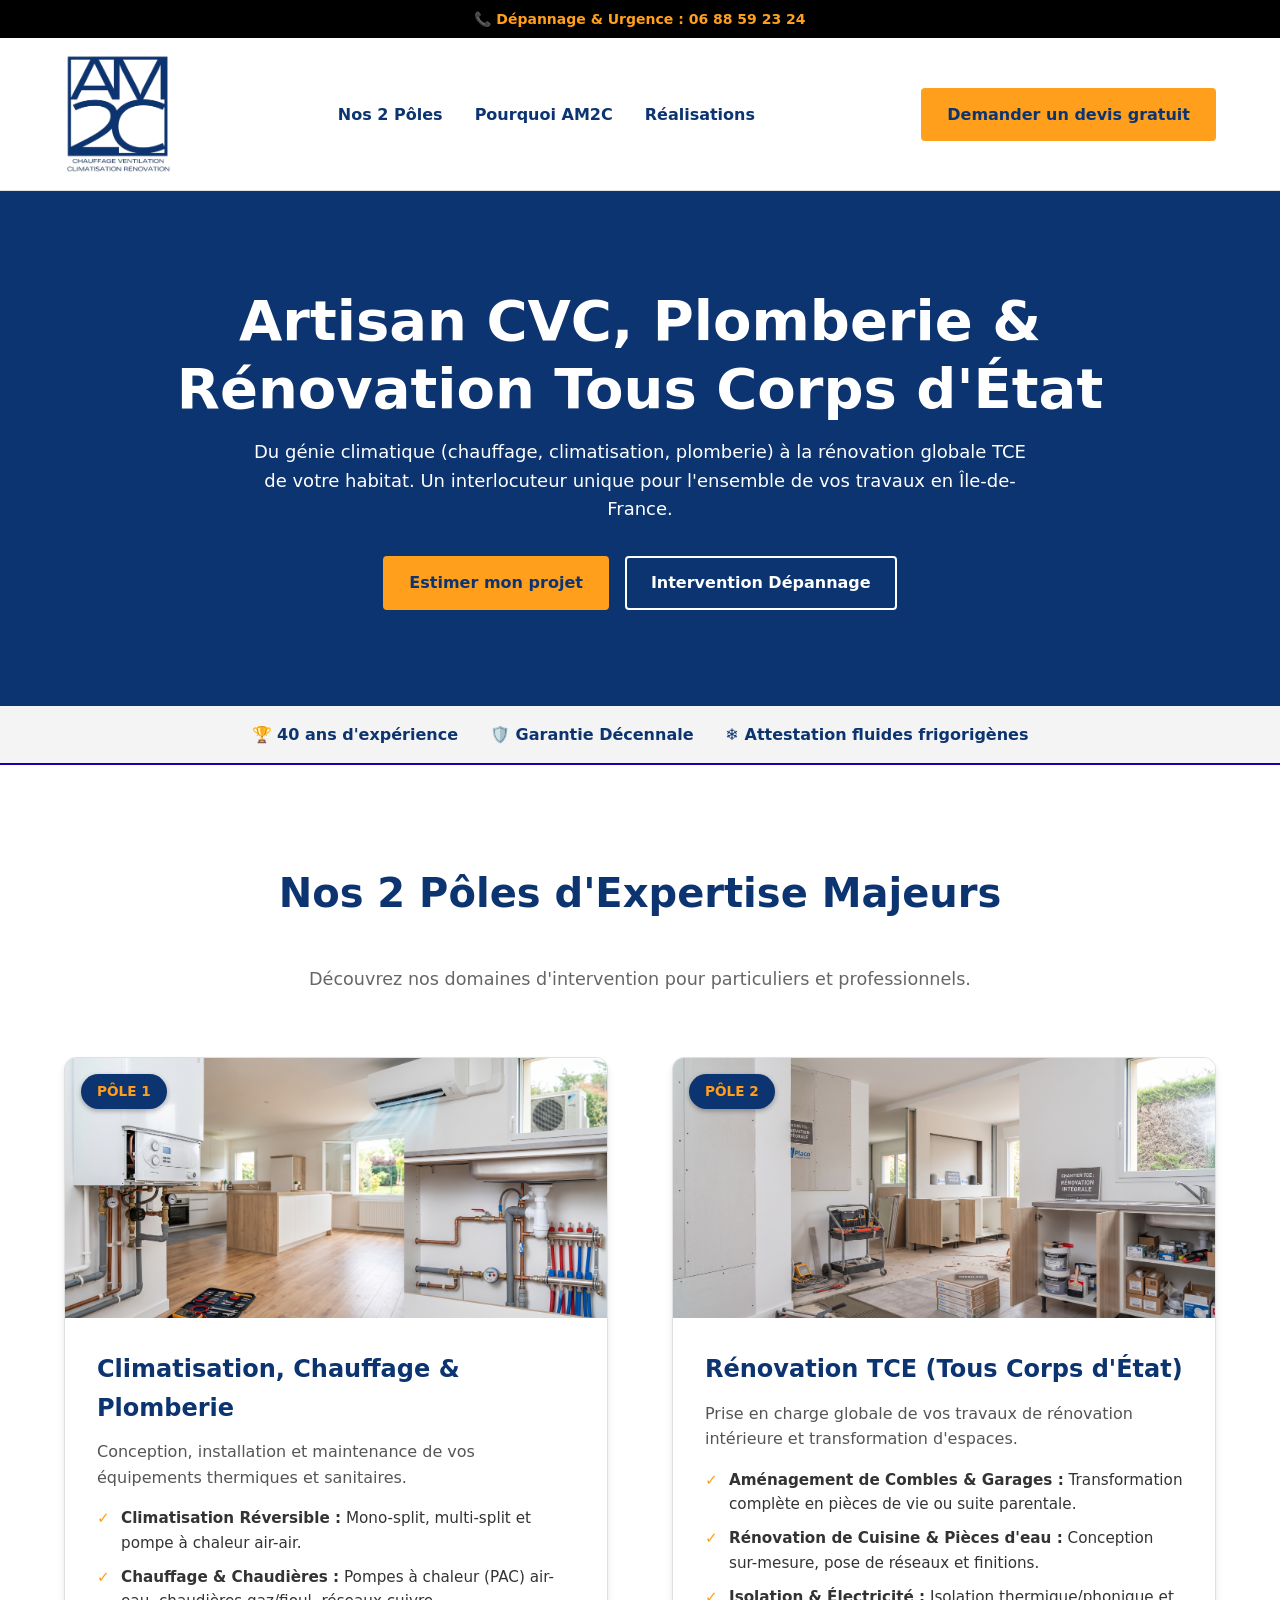
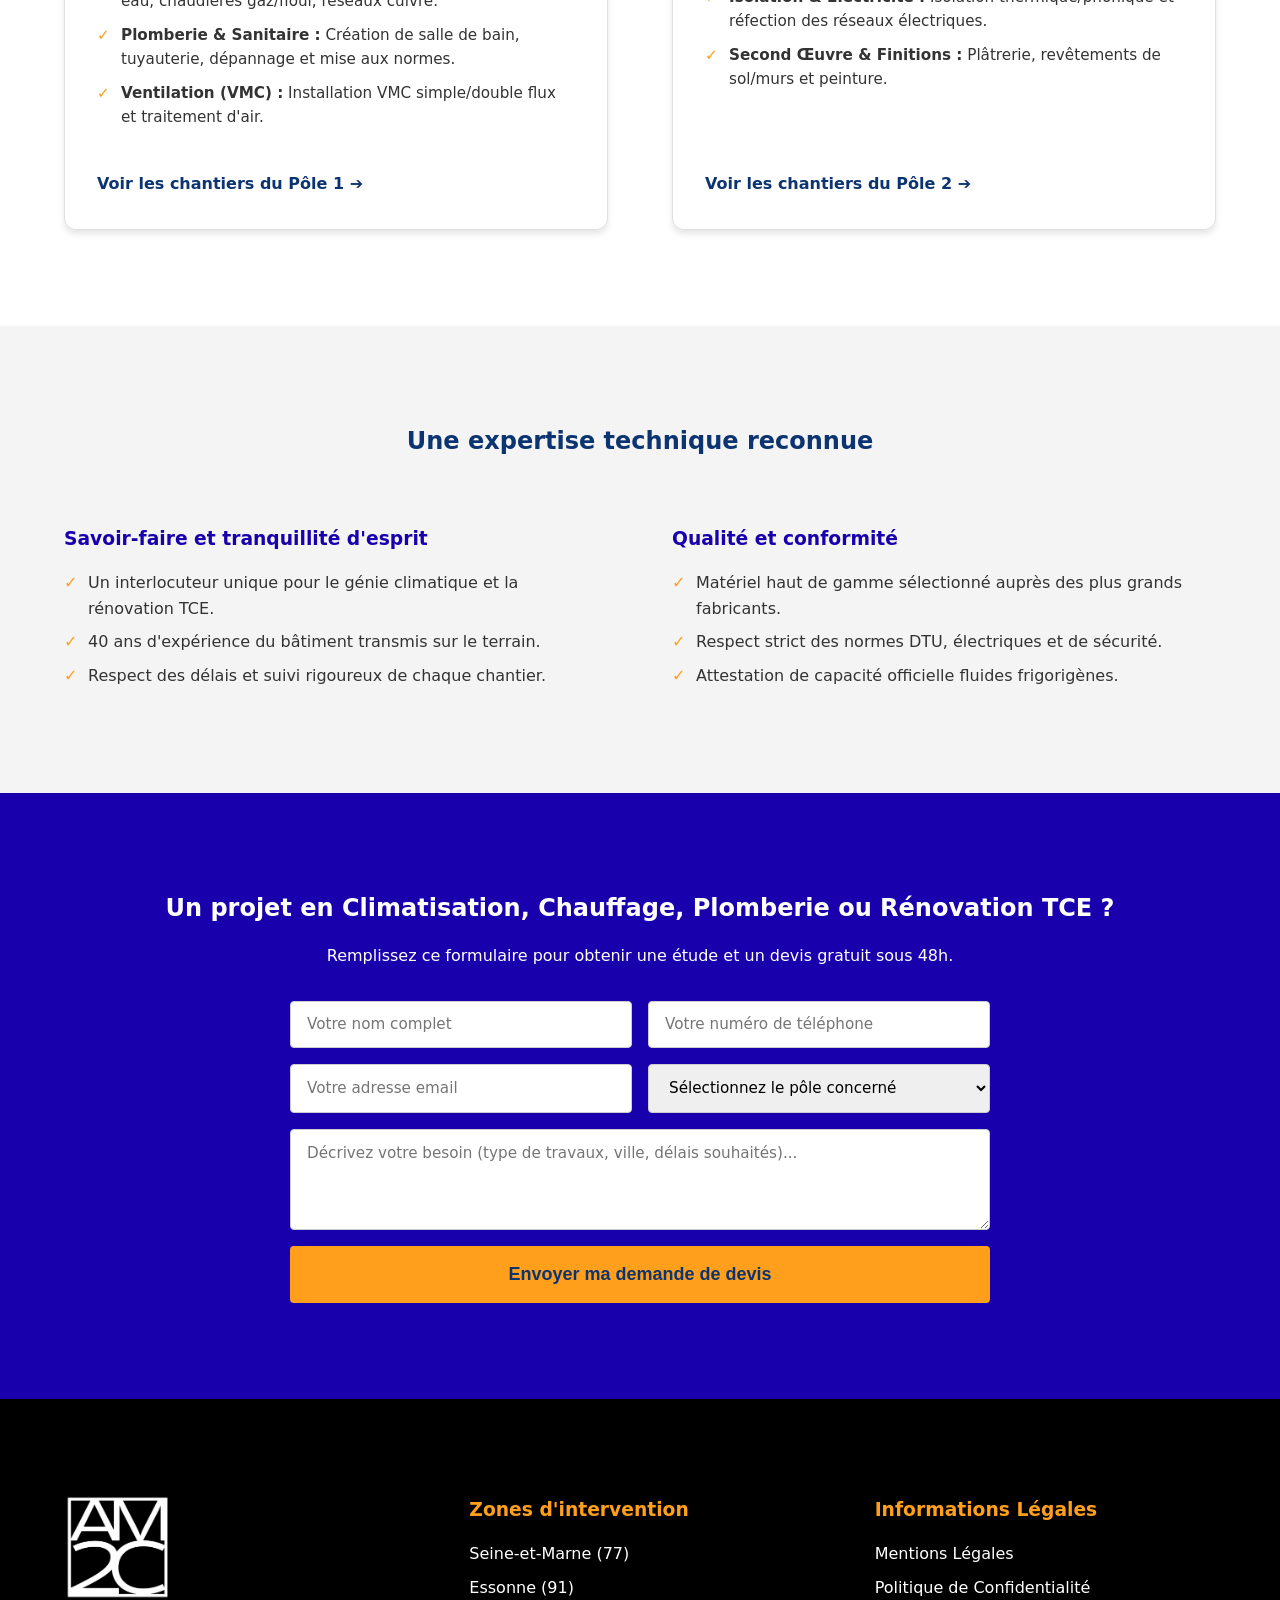
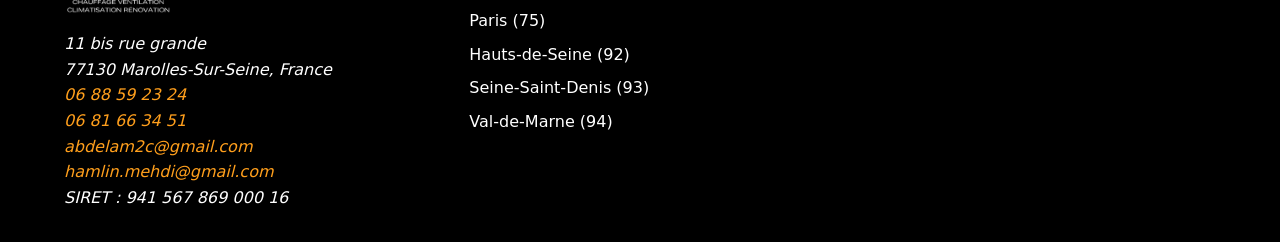
<file: index.html>
<!DOCTYPE html>
<html lang="fr">
<head>
    <meta charset="UTF-8">
    <meta name="viewport" content="width=device-width, initial-scale=1.0">
    <meta name="description" content="AM2C, entreprise spécialisée en Climatisation, Chauffage, Plomberie et Rénovation TCE (Tous Corps d'État) en Île-de-France et Seine-et-Marne.">
    <title>AM2C | Climatisation, Chauffage, Plomberie & Rénovation TCE (77, 91, IDF)</title>
    <link rel="stylesheet" href="static/style.css">
</head>
<body>
    
    <!-- EN-TÊTE & NAVIGATION -->
    <header class="header">
        <div class="header__top-bar">
            <a href="tel:+33688592324" class="header__emergency-link">📞 Dépannage & Urgence : 06 88 59 23 24</a>
        </div>
        <div class="header__main">
            <a href="index.html" class="header__logo-link">
                <img src="static/amc_logo.png" alt="AM2C - CHAUFFAGE VENTILATION CLIMATISATION RÉNOVATION" class="header__logo">
            </a>
            <nav class="header__nav" aria-label="Menu principal">
                <ul class="header__menu">
                    <li class="header__menu-item"><a href="#expertises" class="header__menu-link">Nos 2 Pôles</a></li>
                    <li class="header__menu-item"><a href="#pourquoi-nous" class="header__menu-link">Pourquoi AM2C</a></li>
                    <li class="header__menu-item"><a href="realisations.html" class="header__menu-link">Réalisations</a></li>
                </ul>
            </nav>
            <div class="header__cta-group">
                <a href="#devis" class="btn btn--primary">Demander un devis gratuit</a>
            </div>
        </div>
    </header>

    <main>
        <!-- SECTION HÉRO -->
        <section class="hero">
            <div class="hero__content">
                <h1 class="hero__title">Artisan CVC, Plomberie & Rénovation Tous Corps d'État</h1>
                <p class="hero__description">Du génie climatique (chauffage, climatisation, plomberie) à la rénovation globale TCE de votre habitat. Un interlocuteur unique pour l'ensemble de vos travaux en Île-de-France.</p>
                <div class="hero__actions">
                    <a href="#devis" class="btn btn--primary">Estimer mon projet</a>
                    <a href="tel:+33688592324" class="btn btn--secondary">Intervention Dépannage</a>
                </div>
            </div>
        </section>

        <!-- BARRE DE RÉASSURANCE -->
        <aside class="trust-bar" aria-label="Certifications et garanties de l'entreprise">
            <h2 class="sr-only">Nos garanties et expertises</h2>
            <ul class="trust-bar__list">
                <li class="trust-bar__item"><span class="trust-bar__icon">🏆 40 ans d'expérience</span></li>
                <li class="trust-bar__item"><span class="trust-bar__icon">🛡️ Garantie Décennale</span></li>
                <li class="trust-bar__item"><span class="trust-bar__icon">❄️ Attestation fluides frigorigènes</span></li>
            </ul>
        </aside>

        <!-- LES 2 PÔLES D'EXPERTISE -->
        <section id="expertises" class="services">
            <div class="services__container">
                <h2 class="services__section-title">Nos 2 Pôles d'Expertise Majeurs</h2>
                <p class="services__section-subtitle">Découvrez nos domaines d'intervention pour particuliers et professionnels.</p>
                
                <div class="poles-grid">
                    
                    <!-- PÔLE 1 : CLIM, CHAUFFAGE & PLOMBERIE -->
                    <article class="pole-card">
                        <div class="pole-card__img-wrapper">
                            <img src="static\climatisation-plomberie-chauffage.png" alt="Pôle Climatisation Chauffage et Plomberie" class="pole-card__img">
                            <span class="pole-card__badge">Pôle 1</span>
                        </div>
                        <div class="pole-card__body">
                            <h3 class="pole-card__title">Climatisation, Chauffage & Plomberie</h3>
                            <p class="pole-card__desc">Conception, installation et maintenance de vos équipements thermiques et sanitaires.</p>
                            <ul class="pole-card__list">
                                <li><strong>Climatisation Réversible :</strong> Mono-split, multi-split et pompe à chaleur air-air.</li>
                                <li><strong>Chauffage & Chaudières :</strong> Pompes à chaleur (PAC) air-eau, chaudières gaz/fioul, réseaux cuivre.</li>
                                <li><strong>Plomberie & Sanitaire :</strong> Création de salle de bain, tuyauterie, dépannage et mise aux normes.</li>
                                <li><strong>Ventilation (VMC) :</strong> Installation VMC simple/double flux et traitement d'air.</li>
                            </ul>
                            <a href="realisations.html#pole-1" class="service-card__link">Voir les chantiers du Pôle 1 ➔</a>
                        </div>
                    </article>

                    <!-- PÔLE 2 : RÉNOVATION TCE -->
                    <article class="pole-card">
                        <div class="pole-card__img-wrapper">
                            <img src="static\Renovation TCE (Tous Corps d'État).png" alt="Pôle Rénovation Tous Corps d'État TCE" class="pole-card__img">
                            <span class="pole-card__badge">Pôle 2</span>
                        </div>
                        <div class="pole-card__body">
                            <h3 class="pole-card__title">Rénovation TCE (Tous Corps d'État)</h3>
                            <p class="pole-card__desc">Prise en charge globale de vos travaux de rénovation intérieure et transformation d'espaces.</p>
                            <ul class="pole-card__list">
                                <li><strong>Aménagement de Combles & Garages :</strong> Transformation complète en pièces de vie ou suite parentale.</li>
                                <li><strong>Rénovation de Cuisine & Pièces d'eau :</strong> Conception sur-mesure, pose de réseaux et finitions.</li>
                                <li><strong>Isolation & Électricité :</strong> Isolation thermique/phonique et réfection des réseaux électriques.</li>
                                <li><strong>Second Œuvre & Finitions :</strong> Plâtrerie, revêtements de sol/murs et peinture.</li>
                            </ul>
                            <a href="realisations.html#pole-2" class="service-card__link">Voir les chantiers du Pôle 2 ➔</a>
                        </div>
                    </article>

                </div>
            </div>
        </section>

        <!-- POURQUOI CHOISIR AM2C -->
        <section id="pourquoi-nous" class="why-us">
            <div class="why-us__container">
                <h2 class="why-us__title">Une expertise technique reconnue</h2>
                <div class="why-us__content">
                    <article class="why-us__target">
                        <h3 class="why-us__subtitle">Savoir-faire et tranquillité d'esprit</h3>
                        <ul class="why-us__list">
                            <li>Un interlocuteur unique pour le génie climatique et la rénovation TCE.</li>
                            <li>40 ans d'expérience du bâtiment transmis sur le terrain.</li>
                            <li>Respect des délais et suivi rigoureux de chaque chantier.</li>
                        </ul>
                    </article>
                    <article class="why-us__target">
                        <h3 class="why-us__subtitle">Qualité et conformité</h3>
                        <ul class="why-us__list">
                            <li>Matériel haut de gamme sélectionné auprès des plus grands fabricants.</li>
                            <li>Respect strict des normes DTU, électriques et de sécurité.</li>
                            <li>Attestation de capacité officielle fluides frigorigènes.</li>
                        </ul>
                    </article>
                </div>
            </div>
        </section>

        <!-- FORMULAIRE DE DEVIS -->
        <section id="devis" class="pre-footer-cta">
            <div class="pre-footer-cta__container">
                <h2 class="pre-footer-cta__title">Un projet en Climatisation, Chauffage, Plomberie ou Rénovation TCE ?</h2>
                <p class="pre-footer-cta__text">Remplissez ce formulaire pour obtenir une étude et un devis gratuit sous 48h.</p>
                
                <form action="#" method="POST" class="quote-form">
                    <div class="form-group">
                        <input type="text" name="nom" placeholder="Votre nom complet" required class="form-input">
                        <input type="tel" name="telephone" placeholder="Votre numéro de téléphone" required class="form-input">
                    </div>
                    <div class="form-group">
                        <input type="email" name="email" placeholder="Votre adresse email" required class="form-input">
                        <select name="pole" required class="form-input">
                            <option value="">Sélectionnez le pôle concerné</option>
                            <option value="pole1">Pôle 1 : Climatisation / Chauffage / Plomberie</option>
                            <option value="pole2">Pôle 2 : Rénovation TCE (Tous Corps d'État)</option>
                            <option value="urgence">Dépannage / Entretien Urgent</option>
                        </select>
                    </div>
                    <textarea name="message" placeholder="Décrivez votre besoin (type de travaux, ville, délais souhaités)..." rows="4" required class="form-input"></textarea>
                    <button type="submit" class="btn btn--primary btn--large">Envoyer ma demande de devis</button>
                </form>
            </div>
        </section>
    </main>

    <!-- PIED DE PAGE -->
    <footer class="footer">
        <div class="footer__container">
            <div class="footer__column">
                <img src="static/amc_logo.png" alt="AM2C Logo" class="footer__logo">
                <address class="footer__address">
                    <p>11 bis rue grande <br>77130 Marolles-Sur-Seine, France</p>
                    <p><a href="tel:+33688592324">06 88 59 23 24</a></p>
                    <p><a href="tel:+33681663451">06 81 66 34 51</a></p>
                    <p><a href="mailto:abdelam2c@gmail.com">abdelam2c@gmail.com</a></p>
                    <p><a href="mailto:hamlin.mehdi@gmail.com">hamlin.mehdi@gmail.com</a></p>
                    <p>SIRET : 941 567 869 000 16</p>
                </address>
            </div>
            <div class="footer__column">
                <h3 class="footer__subtitle">Zones d'intervention</h3>
                <nav aria-label="Zones d'intervention">
                    <ul class="footer__list">
                        <li><a href="#seine-et-marne">Seine-et-Marne (77)</a></li>
                        <li><a href="#essonne">Essonne (91)</a></li>
                        <li><a href="#paris">Paris (75)</a></li>
                        <li><a href="#hauts-de-seine">Hauts-de-Seine (92)</a></li>
                        <li><a href="#seine-saint-denis">Seine-Saint-Denis (93)</a></li>
                        <li><a href="#val-de-marne">Val-de-Marne (94)</a></li>
                    </ul>
                </nav>
            </div>
            <div class="footer__column">
                <h3 class="footer__subtitle">Informations Légales</h3>
                <nav aria-label="Liens légaux">
                    <ul class="footer__list">
                        <li><a href="#mentions-legales">Mentions Légales</a></li>
                        <li><a href="#politique-confidentialite">Politique de Confidentialité</a></li>
                    </ul>
                </nav>
            </div>
        </div>
    </footer>

</body>
</html>
</file>
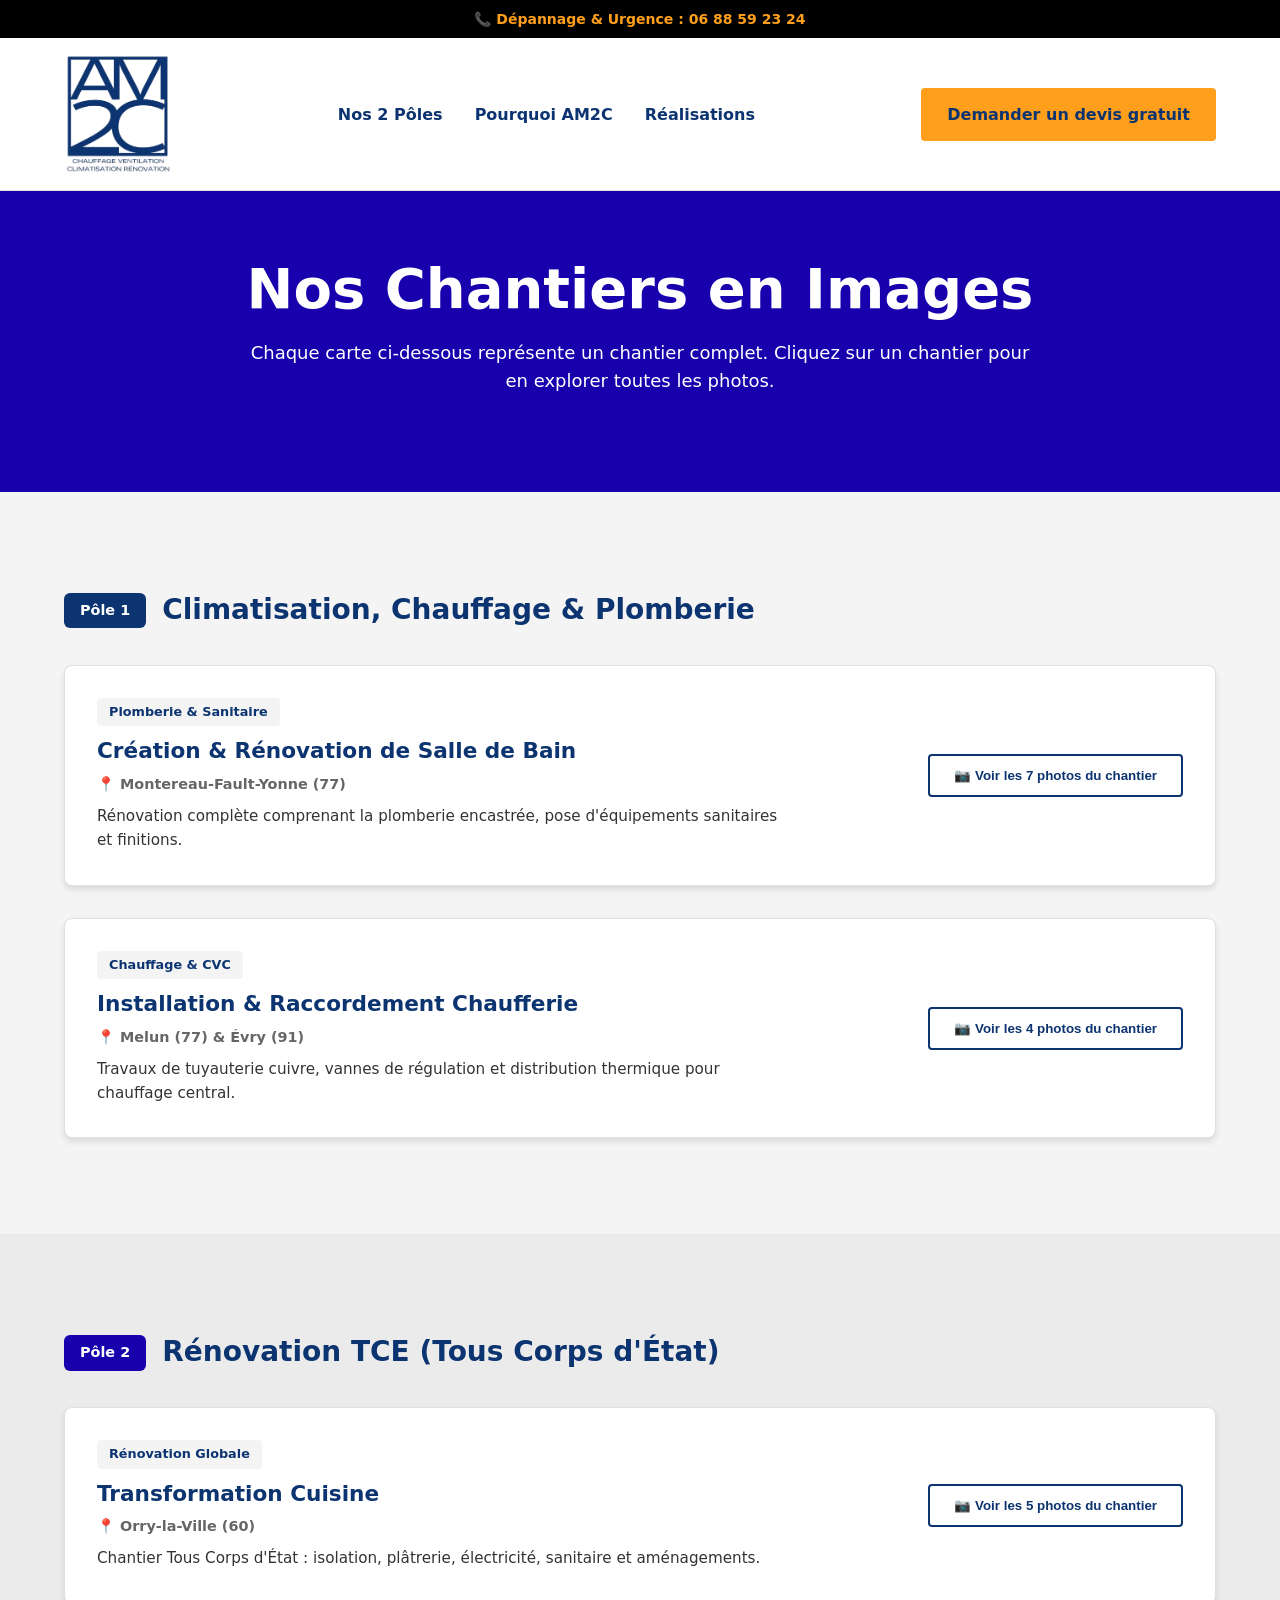
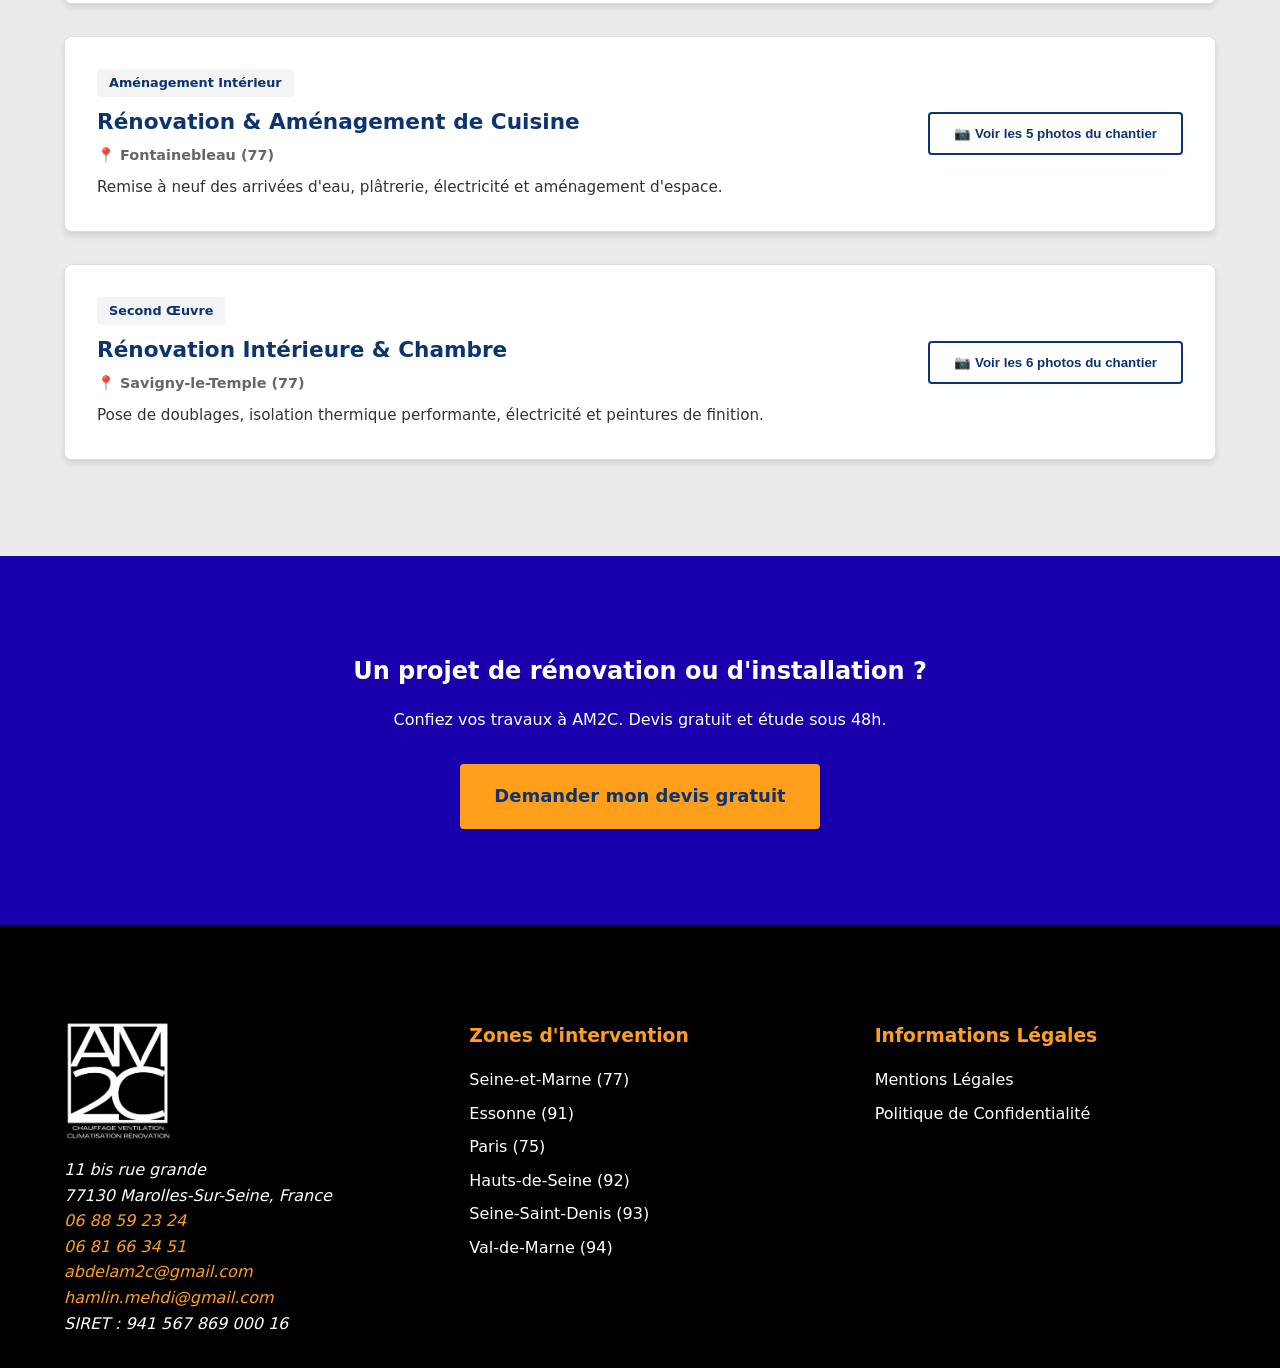
<file: realisations.html>
<!DOCTYPE html>
<html lang="fr">
<head>
    <meta charset="UTF-8">
    <meta name="viewport" content="width=device-width, initial-scale=1.0">
    <meta name="description" content="Découvrez nos chantiers complets en Climatisation, Chauffage, Plomberie et Rénovation TCE réalisés par AM2C.">
    <title>Nos Chantiers & Réalisations | AM2C</title>
    <link rel="stylesheet" href="static/style.css">
</head>
<body>
    
    <!-- EN-TÊTE -->
    <header class="header">
        <div class="header__top-bar">
            <a href="tel:+33688592324" class="header__emergency-link">📞 Dépannage & Urgence : 06 88 59 23 24</a>
        </div>
        <div class="header__main">
            <a href="index.html" class="header__logo-link">
                <img src="static/amc_logo.png" alt="AM2C Logo" class="header__logo">
            </a>
            <nav class="header__nav" aria-label="Menu principal">
                <ul class="header__menu">
                    <li class="header__menu-item"><a href="index.html#expertises" class="header__menu-link">Nos 2 Pôles</a></li>
                    <li class="header__menu-item"><a href="index.html#pourquoi-nous" class="header__menu-link">Pourquoi AM2C</a></li>
                    <li class="header__menu-item"><a href="realisations.html" class="header__menu-link" aria-current="page">Réalisations</a></li>
                </ul>
            </nav>
            <div class="header__cta-group">
                <a href="index.html#devis" class="btn btn--primary">Demander un devis gratuit</a>
            </div>
        </div>
    </header>

    <main>
        <!-- HÉRO PORTFOLIO -->
        <section class="hero hero--portfolio">
            <div class="hero__content">
                <h1 class="hero__title">Nos Chantiers en Images</h1>
                <p class="hero__description">Chaque carte ci-dessous représente un chantier complet. Cliquez sur un chantier pour en explorer toutes les photos.</p>
            </div>
        </section>

        <!-- PÔLE 1 : CLIMATISATION, CHAUFFAGE & PLOMBERIE -->
        <section id="pole-1" class="portfolio">
            <div class="portfolio__container">
                <div class="section-header">
                    <span class="section-header__badge">Pôle 1</span>
                    <h2 class="section-header__title">Climatisation, Chauffage & Plomberie</h2>
                </div>

                <div class="projects-list">
                    
                    <!-- CHANTIER 1 : Rénovation Salle de Bain -->
                    <article class="project-card">
                        <div class="project-card__header">
                            <div class="project-card__meta">
                                <span class="project-card__tag">Plomberie & Sanitaire</span>
                                <h3 class="project-card__title">Création & Rénovation de Salle de Bain</h3>
                                <p class="project-card__location">📍 Montereau-Fault-Yonne (77)</p>
                                <p class="project-card__desc">Rénovation complète comprenant la plomberie encastrée, pose d'équipements sanitaires et finitions.</p>
                            </div>
                            <button class="btn btn--outline project-card__btn" onclick="toggleChantier('salle-de-bain', this)">
                                📷 Voir les 7 photos du chantier
                            </button>
                        </div>

                        <!-- Galerie du chantier (Masquée par défaut) -->
                        <div id="salle-de-bain" class="project-gallery">
                            <div class="project-gallery__grid">
                                <img src="static/picture/Pôle 1/Renovation sale de bain/creation-salle-de-bain-1.jpeg" alt="Salle de bain vue 1" loading="lazy">
                                <img src="static/picture/Pôle 1/Renovation sale de bain/creation-salle-de-bain-2.jpeg" alt="Salle de bain vue 2" loading="lazy">
                                <img src="static/picture/Pôle 1/Renovation sale de bain/creation-salle-de-bain-3.jpeg" alt="Salle de bain vue 3" loading="lazy">
                                <img src="static/picture/Pôle 1/Renovation sale de bain/creation-salle-de-bain-4.jpeg" alt="Salle de bain vue 4" loading="lazy">
                                <img src="static/picture/Pôle 1/Renovation sale de bain/creation-salle-de-bain-5.jpeg" alt="Salle de bain vue 5" loading="lazy">
                                <img src="static/picture/Pôle 1/Renovation sale de bain/creation-salle-de-bain-6.jpeg" alt="Salle de bain vue 6" loading="lazy">
                                <img src="static/picture/Pôle 1/Renovation sale de bain/creation-salle-de-bain-7.jpeg" alt="Salle de bain vue 7" loading="lazy">
                            </div>
                        </div>
                    </article>

                    <!-- CHANTIER 2 : Chauffagerie -->
                    <article class="project-card">
                        <div class="project-card__header">
                            <div class="project-card__meta">
                                <span class="project-card__tag">Chauffage & CVC</span>
                                <h3 class="project-card__title">Installation & Raccordement Chaufferie</h3>
                                <p class="project-card__location">📍 Melun (77) & Évry (91)</p>
                                <p class="project-card__desc">Travaux de tuyauterie cuivre, vannes de régulation et distribution thermique pour chauffage central.</p>
                            </div>
                            <button class="btn btn--outline project-card__btn" onclick="toggleChantier('chauffagerie', this)">
                                📷 Voir les 4 photos du chantier
                            </button>
                        </div>

                        <div id="chauffagerie" class="project-gallery">
                            <div class="project-gallery__grid">
                                <img src="static/picture/Pôle 1/Travaux de rénovation1/travaux-chauffagerie-1.jpg" alt="Chauffagerie vue 1" loading="lazy">
                                <img src="static/picture/Pôle 1/Travaux de rénovation1/travaux-chauffagerie-2.jpg" alt="Chauffagerie vue 2" loading="lazy">
                                <img src="static/picture/Pôle 1/Travaux de rénovation1/travaux-chauffagerie-3.jpg" alt="Chauffagerie vue 3" loading="lazy">
                                <img src="static/picture/Pôle 1/Travaux de rénovation1/travaux-chauffagerie-4.jpg" alt="Chauffagerie vue 4" loading="lazy">
                            </div>
                        </div>
                    </article>

                </div>
            </div>
        </section>

        <!-- PÔLE 2 : RÉNOVATION TCE -->
        <section id="pole-2" class="portfolio portfolio--alt">
            <div class="portfolio__container">
                <div class="section-header">
                    <span class="section-header__badge section-header__badge--accent">Pôle 2</span>
                    <h2 class="section-header__title">Rénovation TCE (Tous Corps d'État)</h2>
                </div>

                <div class="projects-list">

                    <!-- CHANTIER 3 : Garage & Suite Parentale -->
                    <article class="project-card">
                        <div class="project-card__header">
                            <div class="project-card__meta">
                                <span class="project-card__tag">Rénovation Globale</span>
                                <h3 class="project-card__title">Transformation Cuisine</h3>
                                <p class="project-card__location">📍 Orry-la-Ville (60)</p>
                                <p class="project-card__desc">Chantier Tous Corps d'État : isolation, plâtrerie, électricité, sanitaire et aménagements.</p>
                            </div>
                            <button class="btn btn--outline project-card__btn" onclick="toggleChantier('suite-parentale', this)">
                                📷 Voir les 5 photos du chantier
                            </button>
                        </div>

                        <div id="suite-parentale" class="project-gallery">
                            <div class="project-gallery__grid">
                                <img src="static/picture/Pôle 2/Renovation Cuissine/creation-salle-de-cuisine-1.jpeg" alt="Suite parentale vue 1" loading="lazy">
                                <img src="static/picture/Pôle 2/Renovation Cuissine/creation-salle-de-cuisine-2.jpeg" alt="Suite parentale vue 2" loading="lazy">
                                <img src="static/picture/Pôle 2/Renovation Cuissine/creation-salle-de-cuisine-3.jpeg" alt="Suite parentale vue 3" loading="lazy">
                                <img src="static/picture/Pôle 2/Renovation Cuissine/creation-salle-de-cuisine-4.jpeg" alt="Suite parentale vue 4" loading="lazy">
                                <img src="static/picture/Pôle 2/Renovation Cuissine/creation-salle-de-cuisine-5.jpeg" alt="Suite parentale vue 5" loading="lazy">
                            </div>
                        </div>
                    </article>

                    <!-- CHANTIER 4 : Rénovation Cuisine -->
                    <article class="project-card">
                        <div class="project-card__header">
                            <div class="project-card__meta">
                                <span class="project-card__tag">Aménagement Intérieur</span>
                                <h3 class="project-card__title">Rénovation & Aménagement de Cuisine</h3>
                                <p class="project-card__location">📍 Fontainebleau (77)</p>
                                <p class="project-card__desc">Remise à neuf des arrivées d'eau, plâtrerie, électricité et aménagement d'espace.</p>
                            </div>
                            <button class="btn btn--outline project-card__btn" onclick="toggleChantier('cuisine', this)">
                                📷 Voir les 5 photos du chantier
                            </button>
                        </div>

                        <div id="cuisine" class="project-gallery">
                            <div class="project-gallery__grid">
                                <img src="static/picture/Pôle 2/Travaux de rénovation2/renovation-cuisine-1.jpg" alt="Cuisine vue 1" loading="lazy">
                                <img src="static/picture/Pôle 2/Travaux de rénovation2/renovation-cuisine-2.jpg" alt="Cuisine vue 2" loading="lazy">
                                <img src="static/picture/Pôle 2/Travaux de rénovation2/renovation-cuisine-3.jpg" alt="Cuisine vue 3" loading="lazy">
                                <img src="static/picture/Pôle 2/Travaux de rénovation2/renovation-cuisine-4.jpg" alt="Cuisine vue 4" loading="lazy">
                                <img src="static/picture/Pôle 2/Travaux de rénovation2/renovation-cuisine-5.jpg" alt="Cuisine vue 5" loading="lazy">
                            </div>
                        </div>
                    </article>

                    <!-- CHANTIER 5 : Rénovation Chambre -->
                    <article class="project-card">
                        <div class="project-card__header">
                            <div class="project-card__meta">
                                <span class="project-card__tag">Second Œuvre</span>
                                <h3 class="project-card__title">Rénovation Intérieure & Chambre</h3>
                                <p class="project-card__location">📍 Savigny-le-Temple (77)</p>
                                <p class="project-card__desc">Pose de doublages, isolation thermique performante, électricité et peintures de finition.</p>
                            </div>
                            <button class="btn btn--outline project-card__btn" onclick="toggleChantier('chambre', this)">
                                📷 Voir les 6 photos du chantier
                            </button>
                        </div>

                        <div id="chambre" class="project-gallery">
                            <div class="project-gallery__grid">
                                <img src="static/picture/Pôle 2/Renovation Chambre/pic1 (1).jpeg" alt="Chambre vue 1" loading="lazy">
                                <img src="static/picture/Pôle 2/Renovation Chambre/pic1 (2).jpeg" alt="Chambre vue 2" loading="lazy">
                                <img src="static/picture/Pôle 2/Renovation Chambre/pic1 (3).jpeg" alt="Chambre vue 3" loading="lazy">
                                <img src="static/picture/Pôle 2/Renovation Chambre/pic1 (4).jpeg" alt="Chambre vue 4" loading="lazy">
                                <img src="static/picture/Pôle 2/Renovation Chambre/pic1 (5).jpeg" alt="Chambre vue 5" loading="lazy">
                                <img src="static/picture/Pôle 2/Renovation Chambre/pic1 (6).jpeg" alt="Chambre vue 6" loading="lazy">
                            </div>
                        </div>
                    </article>

                </div>
            </div>
        </section>

        <!-- CTA FINAL -->
        <section class="pre-footer-cta">
            <div class="pre-footer-cta__container">
                <h2 class="pre-footer-cta__title">Un projet de rénovation ou d'installation ?</h2>
                <p class="pre-footer-cta__text">Confiez vos travaux à AM2C. Devis gratuit et étude sous 48h.</p>
                <a href="index.html#devis" class="btn btn--primary btn--large">Demander mon devis gratuit</a>
            </div>
        </section>
    </main>

    <!-- PIED DE PAGE -->
    <footer class="footer">
        <div class="footer__container">
            <div class="footer__column">
                <img src="static/amc_logo.png" alt="AM2C Logo" class="footer__logo">
                <address class="footer__address">
                    <p>11 bis rue grande <br>77130 Marolles-Sur-Seine, France</p>
                    <p><a href="tel:+33688592324">06 88 59 23 24</a></p>
                    <p><a href="tel:+33681663451">06 81 66 34 51</a></p>
                    <p><a href="mailto:abdelam2c@gmail.com">abdelam2c@gmail.com</a></p>
                    <p><a href="mailto:hamlin.mehdi@gmail.com">hamlin.mehdi@gmail.com</a></p>
                    <p>SIRET : 941 567 869 000 16</p>
                </address>
            </div>
            <div class="footer__column">
                <h3 class="footer__subtitle">Zones d'intervention</h3>
                <nav aria-label="Zones d'intervention">
                    <ul class="footer__list">
                        <li><a href="#seine-et-marne">Seine-et-Marne (77)</a></li>
                        <li><a href="#essonne">Essonne (91)</a></li>
                        <li><a href="#paris">Paris (75)</a></li>
                        <li><a href="#hauts-de-seine">Hauts-de-Seine (92)</a></li>
                        <li><a href="#seine-saint-denis">Seine-Saint-Denis (93)</a></li>
                        <li><a href="#val-de-marne">Val-de-Marne (94)</a></li>
                    </ul>
                </nav>
            </div>
            <div class="footer__column">
                <h3 class="footer__subtitle">Informations Légales</h3>
                <nav aria-label="Liens légaux">
                    <ul class="footer__list">
                        <li><a href="#mentions-legales">Mentions Légales</a></li>
                        <li><a href="#politique-confidentialite">Politique de Confidentialité</a></li>
                    </ul>
                </nav>
            </div>
        </div>
    </footer>

    <!-- SCRIPT EXPANSION CHANTIERS -->
    <script>
        function toggleChantier(galleryId, button) {
            const gallery = document.getElementById(galleryId);
            const isOpen = gallery.classList.toggle('is-open');

            if (!button.hasAttribute('data-text-open')) {
                button.setAttribute('data-text-open', button.textContent.trim());
            }

            if (isOpen) {
                button.textContent = "✖ Masquer la galerie du chantier";
                button.classList.add('btn--active');
            } else {
                button.textContent = button.getAttribute('data-text-open');
                button.classList.remove('btn--active');
            }
        }
    </script>
</body>
</html>
</file>
<file: static/style.css>
/* ==========================================================================
   1. VARIABLES & CONFIGURATION (Design Tokens)
   ========================================================================== */
:root {
    /* Couleurs de la marque (issues du Logo AM2C) */
    --color-primary: #0C3470;     /* Bleu Foncé */
    --color-secondary: #1800AD;   /* Bleu Royal */
    --color-dark: #000000;        /* Noir */
    
    /* Couleurs d'accentuation et neutres */
    --color-accent: #FF9F1C;      /* Orange Ambré - CTA */
    --color-accent-hover: #E88E19;/* Orange Ambré foncé */
    --color-light: #FFFFFF;       /* Blanc pur */
    --color-bg-gray: #F4F4F4;     /* Gris très clair pour casser la monotonie */
    --color-text: #333333;        /* Gris foncé pour un texte lisible (WCAG) */

    /* Typographie (Sans requête HTTP inutile = polices système optimisées) */
    --font-main: 'Inter', system-ui, -apple-system, BlinkMacSystemFont, "Segoe UI", Roboto, sans-serif;
    
    /* Espacements (Système fluide de base) */
    --spacing-xs: 0.5rem;
    --spacing-sm: 1rem;
    --spacing-md: 2rem;
    --spacing-lg: 4rem;
    --spacing-xl: 6rem;

    /* Ombres et Transitions */
    --shadow-card: 0 4px 6px rgba(0, 0, 0, 0.1);
    --shadow-card-hover: 0 10px 15px rgba(0, 0, 0, 0.15);
    --transition-fast: 0.2s ease-in-out;
}

/* ==========================================================================
   2. RESET & BASE (HTML sémantique)
   ========================================================================== */
*, *::before, *::after {
    box-sizing: border-box;
    margin: 0;
    padding: 0;
}

html {
    scroll-behavior: smooth; /* Pour la navigation fluide par ancres */
    font-size: 100%;
}

body {
    font-family: var(--font-main);
    color: var(--color-text);
    background-color: var(--color-light);
    line-height: 1.6;
    -webkit-font-smoothing: antialiased;
}

img, svg {
    max-width: 100%;
    height: auto;
    display: block;
}

a {
    text-decoration: none;
    color: inherit;
    transition: color var(--transition-fast);
}

ul {
    list-style: none;
}

/* ==========================================================================
   3. CLASSES UTILITAIRES (Accessibilité & Layout)
   ========================================================================== */
/* Masquer visuellement mais laisser lisible pour les lecteurs d'écran & SEO */
.sr-only {
    position: absolute;
    width: 1px;
    height: 1px;
    padding: 0;
    margin: -1px;
    overflow: hidden;
    clip: rect(0, 0, 0, 0);
    border: 0;
}

/* Conteneur global */
[class$="__container"] {
    width: 90%;
    max-width: 1200px;
    margin: 0 auto;
}

/* ==========================================================================
   4. COMPOSANTS (Boutons)
   ========================================================================== */
.btn {
    display: inline-block;
    padding: 0.75rem 1.5rem;
    font-weight: 700;
    text-align: center;
    border-radius: 4px;
    cursor: pointer;
    transition: all var(--transition-fast);
    border: 2px solid transparent;
}

.btn--primary {
    background-color: var(--color-accent);
    color: var(--color-primary); /* Contraste WCAG AA respecté */
}

.btn--primary:hover, .btn--primary:focus-visible {
    background-color: var(--color-accent-hover);
    transform: translateY(-2px);
}

.btn--secondary {
    background-color: transparent;
    color: var(--color-light);
    border-color: var(--color-light);
}

.btn--secondary:hover, .btn--secondary:focus-visible {
    background-color: var(--color-light);
    color: var(--color-primary);
}

.btn--outline {
    background-color: transparent;
    color: var(--color-primary);
    border-color: var(--color-primary);
}

.btn--outline:hover {
    background-color: var(--color-primary);
    color: var(--color-light);
}

.btn--large {
    padding: 1rem 2rem;
    font-size: 1.125rem;
}

/* ==========================================================================
   5. LAYOUT : HEADER
   ========================================================================== */
.header__top-bar {
    background-color: var(--color-dark);
    color: var(--color-light);
    text-align: center;
    padding: var(--spacing-xs);
    font-size: 0.875rem;
    font-weight: bold;
}

.header__emergency-link {
    color: var(--color-accent);
}

.header__main {
    display: flex;
    flex-wrap: wrap;
    justify-content: space-between;
    align-items: center;
    padding: var(--spacing-sm) 5%;
    background-color: var(--color-light);
    border-bottom: 1px solid #E0E0E0;
}

.header__logo {
    height: 120px; /* À ajuster selon les proportions de votre fichier SVG/PNG */
}

.header__menu {
    display: none; /* Masqué sur mobile par défaut, nécessitera un bouton menu/hamburger */
}

/* Tablette & Desktop */
@media (min-width: 768px) {
    .header__menu {
        display: flex;
        gap: var(--spacing-md);
    }
    
    .header__menu-link {
        font-weight: 600;
        color: var(--color-primary);
    }
    
    .header__menu-link:hover {
        color: var(--color-accent);
    }
}

/* ==========================================================================
   6. LAYOUT : HERO SECTION
   ========================================================================== */
.hero {
    background-color: var(--color-primary);
    /* Option : Ajouter une image en background avec un overlay gradient ici */
    color: var(--color-light);
    padding: var(--spacing-xl) 5%;
    text-align: center;
}

.hero__title {
    font-size: clamp(2rem, 5vw, 3.5rem); /* Typographie fluide */
    line-height: 1.2;
    margin-bottom: var(--spacing-sm);
    color: var(--color-light);
}

.hero__description {
    font-size: 1.125rem;
    max-width: 800px;
    margin: 0 auto var(--spacing-md);
}

.hero__actions {
    display: flex;
    flex-direction: column;
    gap: var(--spacing-sm);
    justify-content: center;
}

@media (min-width: 768px) {
    .hero__actions {
        flex-direction: row;
    }
}

/* ==========================================================================
   7. LAYOUT : TRUST BAR (Réassurance)
   ========================================================================== */
.trust-bar {
    background-color: var(--color-bg-gray);
    padding: var(--spacing-sm) 5%;
    border-bottom: 2px solid var(--color-secondary);
}

.trust-bar__list {
    display: flex;
    flex-wrap: wrap;
    justify-content: center;
    gap: var(--spacing-md);
    font-weight: bold;
    color: var(--color-primary);
}

/* ==========================================================================
   8. LAYOUT : SERVICES (Pôles d'expertise - GRID)
   ========================================================================== */
.services {
    padding: var(--spacing-xl) 0;
}

.services__section-title {
    text-align: center;
    color: var(--color-primary);
    margin-bottom: var(--spacing-lg);
    font-size: clamp(1.75rem, 4vw, 2.5rem);
}

.services__grid {
    display: grid;
    grid-template-columns: 1fr; /* Mobile-first: 1 colonne */
    gap: var(--spacing-md);
}

/* Tablette: 2 colonnes */
@media (min-width: 768px) {
    .services__grid {
        grid-template-columns: repeat(2, 1fr);
    }
}

/* Desktop: 4 colonnes */
@media (min-width: 1024px) {
    .services__grid {
        grid-template-columns: repeat(4, 1fr);
    }
}

.service-card {
    background-color: var(--color-light);
    border: 1px solid #E0E0E0;
    padding: var(--spacing-md);
    border-radius: 8px;
    box-shadow: var(--shadow-card);
    transition: box-shadow var(--transition-fast), transform var(--transition-fast);
    display: flex;
    flex-direction: column;
}

.service-card:hover {
    box-shadow: var(--shadow-card-hover);
    transform: translateY(-5px);
    border-bottom: 4px solid var(--color-secondary);
}

.service-card__title {
    color: var(--color-secondary);
    margin-bottom: var(--spacing-sm);
    font-size: 1.25rem;
}

.service-card__text {
    margin-bottom: var(--spacing-sm);
    flex-grow: 1; /* Pousse le lien vers le bas pour un alignement uniforme */
}

.service-card__link {
    color: var(--color-primary);
    font-weight: 700;
    display: inline-flex;
    align-items: center;
    margin-top: auto;
}

.service-card__link:hover {
    color: var(--color-accent);
}

/* ==========================================================================
   9. LAYOUT : POURQUOI NOUS & PREUVE SOCIALE
   ========================================================================== */
.why-us {
    background-color: var(--color-bg-gray);
    padding: var(--spacing-xl) 0;
}

.why-us__title, .testimonials__title {
    text-align: center;
    color: var(--color-primary);
    margin-bottom: var(--spacing-lg);
}

.why-us__content {
    display: grid;
    grid-template-columns: 1fr;
    gap: var(--spacing-lg);
}

@media (min-width: 768px) {
    .why-us__content {
        grid-template-columns: repeat(2, 1fr);
    }
}

.why-us__subtitle {
    color: var(--color-secondary);
    margin-bottom: var(--spacing-sm);
}

.why-us__list li {
    position: relative;
    padding-left: 1.5rem;
    margin-bottom: var(--spacing-xs);
}

.why-us__list li::before {
    content: "✓";
    position: absolute;
    left: 0;
    color: var(--color-accent);
    font-weight: bold;
}

.testimonials {
    padding: var(--spacing-xl) 0;
}

.testimonial-card {
    background-color: var(--color-light);
    padding: var(--spacing-md);
    border-left: 4px solid var(--color-accent);
    box-shadow: var(--shadow-card);
    font-style: italic;
}

.testimonial-card__author {
    margin-top: var(--spacing-sm);
    font-weight: bold;
    color: var(--color-primary);
    font-style: normal;
}

.testimonials__actions {
    text-align: center;
    margin-top: var(--spacing-lg);
}

/* ==========================================================================
   10. CTA FINAL & FOOTER
   ========================================================================== */
.pre-footer-cta {
    background-color: var(--color-secondary);
    color: var(--color-light);
    text-align: center;
    padding: var(--spacing-xl) 0;
}

.pre-footer-cta__title {
    margin-bottom: var(--spacing-sm);
}

.pre-footer-cta__text {
    margin-bottom: var(--spacing-md);
}

.footer {
    background-color: var(--color-dark);
    color: var(--color-light);
    padding: var(--spacing-xl) 0 var(--spacing-md);
}

.footer__container {
    display: grid;
    grid-template-columns: 1fr;
    gap: var(--spacing-lg);
}

@media (min-width: 768px) {
    .footer__container {
        grid-template-columns: repeat(3, 1fr);
    }
}

.footer__logo {
    height: 120px;
    margin-bottom: var(--spacing-sm);
    filter: brightness(0) invert(1); /* Rend le logo blanc si on utilise un PNG noir de base */
}

.footer__subtitle {
    color: var(--color-accent);
    margin-bottom: var(--spacing-sm);
}

.footer__list li {
    margin-bottom: var(--spacing-xs);
}

.footer__list a:hover {
    color: var(--color-accent);
    text-decoration: underline;
}

.footer__address a {
    color: var(--color-accent);
}

/* ==========================================================================
   11. LAYOUT : PAGE RÉALISATIONS (PORTFOLIO)
   ========================================================================== */

/* Variante du Hero pour les pages internes (moins haut) */
.hero--portfolio {
    padding: var(--spacing-lg) 5%;
    background-color: var(--color-secondary); /* Différenciation visuelle */
}

.portfolio {
    padding: var(--spacing-xl) 0;
    background-color: var(--color-bg-gray);
}

.portfolio__grid {
    display: grid;
    grid-template-columns: 1fr;
    gap: var(--spacing-md);
}

/* Tablette */
@media (min-width: 768px) {
    .portfolio__grid {
        grid-template-columns: repeat(2, 1fr);
    }
}

/* Desktop */
@media (min-width: 1024px) {
    .portfolio__grid {
        grid-template-columns: repeat(3, 1fr);
    }
}

.portfolio-card {
    background-color: var(--color-light);
    border-radius: 8px;
    overflow: hidden;
    box-shadow: var(--shadow-card);
    transition: transform var(--transition-fast), box-shadow var(--transition-fast);
    display: flex;
    flex-direction: column;
}

.portfolio-card:hover {
    transform: translateY(-5px);
    box-shadow: var(--shadow-card-hover);
}

.portfolio-card__img-container {
    position: relative;
    height: 250px;
    overflow: hidden; /* Nécessaire pour l'effet de zoom */
    border-bottom: 3px solid var(--color-accent);
}

.portfolio-card__img {
    width: 100%;
    height: 100%;
    object-fit: cover; /* Assure que l'image remplisse le cadre sans se déformer */
    transition: transform 0.5s ease;
}

/* Effet de zoom élégant au survol de la carte */
.portfolio-card:hover .portfolio-card__img {
    transform: scale(1.08);
}

.portfolio-card__tag {
    position: absolute;
    top: 1rem;
    right: 1rem;
    background-color: var(--color-primary);
    color: var(--color-accent);
    padding: 0.35rem 0.8rem;
    border-radius: 20px;
    font-size: 0.75rem;
    font-weight: 800;
    text-transform: uppercase;
    letter-spacing: 0.5px;
    box-shadow: 0 2px 4px rgba(0,0,0,0.2);
}

.portfolio-card__content {
    padding: var(--spacing-md);
    flex-grow: 1;
}

.portfolio-card__title {
    color: var(--color-secondary);
    font-size: 1.25rem;
    margin-bottom: 0.5rem;
    line-height: 1.3;
}

.portfolio-card__location {
    color: #666;
    font-size: 0.875rem;
    font-weight: 600;
    margin-bottom: 1rem;
}

.portfolio-card__desc {
    font-size: 0.95rem;
    color: var(--color-text);
}

/* ==========================================================================
   11. STYLE DES 2 PÔLES & PORTFOLIO PAR PÔLE
   ========================================================================== */

/* Titres de sous-section */
.services__section-subtitle {
    text-align: center;
    color: #666;
    margin-top: -1.5rem;
    margin-bottom: var(--spacing-lg);
    font-size: 1.1rem;
}

/* Grille des 2 grands pôles */
.poles-grid {
    display: grid;
    grid-template-columns: 1fr;
    gap: var(--spacing-lg);
}

@media (min-width: 900px) {
    .poles-grid {
        grid-template-columns: repeat(2, 1fr);
    }
}

.pole-card {
    background-color: var(--color-light);
    border: 1px solid #E0E0E0;
    border-radius: 12px;
    overflow: hidden;
    box-shadow: var(--shadow-card);
    transition: transform var(--transition-fast), box-shadow var(--transition-fast);
    display: flex;
    flex-direction: column;
}

.pole-card:hover {
    transform: translateY(-6px);
    box-shadow: var(--shadow-card-hover);
    border-color: var(--color-secondary);
}

.pole-card__img-wrapper {
    position: relative;
    height: 260px;
    overflow: hidden;
}

.pole-card__img {
    width: 100%;
    height: 100%;
    object-fit: cover;
    transition: transform 0.4s ease;
}

.pole-card:hover .pole-card__img {
    transform: scale(1.05);
}

.pole-card__badge {
    position: absolute;
    top: 1rem;
    left: 1rem;
    background-color: var(--color-primary);
    color: var(--color-accent);
    font-weight: 800;
    padding: 0.4rem 1rem;
    border-radius: 20px;
    font-size: 0.85rem;
    text-transform: uppercase;
    box-shadow: 0 2px 5px rgba(0,0,0,0.3);
}

.pole-card__body {
    padding: var(--spacing-md);
    display: flex;
    flex-direction: column;
    flex-grow: 1;
}

.pole-card__title {
    color: var(--color-primary);
    font-size: 1.5rem;
    margin-bottom: 0.75rem;
}

.pole-card__desc {
    color: #555;
    margin-bottom: var(--spacing-sm);
    font-weight: 500;
}

.pole-card__list {
    margin-bottom: var(--spacing-md);
    flex-grow: 1;
}

.pole-card__list li {
    position: relative;
    padding-left: 1.5rem;
    margin-bottom: 0.6rem;
    font-size: 0.95rem;
    color: var(--color-text);
}

.pole-card__list li::before {
    content: "✓";
    position: absolute;
    left: 0;
    color: var(--color-accent);
    font-weight: bold;
}

/* En-têtes de sections du portfolio */
.section-header {
    display: flex;
    align-items: center;
    gap: 1rem;
    margin-bottom: var(--spacing-md);
}

.section-header__badge {
    background-color: var(--color-primary);
    color: var(--color-light);
    font-weight: 700;
    padding: 0.4rem 1rem;
    border-radius: 6px;
    font-size: 0.9rem;
}

.section-header__badge--accent {
    background-color: var(--color-secondary);
}

.section-header__title {
    color: var(--color-primary);
    font-size: 1.75rem;
}

.portfolio--alt {
    background-color: #EBEBEB; /* Variation de fond pour alterner les 2 pôles */
}

/* Style du Formulaire de Devis (Section Pre-Footer) */
.quote-form {
    max-width: 700px;
    margin: 2rem auto 0 auto;
    display: flex;
    flex-direction: column;
    gap: 1rem;
}

.form-group {
    display: grid;
    grid-template-columns: 1fr;
    gap: 1rem;
}

@media (min-width: 600px) {
    .form-group {
        grid-template-columns: 1fr 1fr;
    }
}

.form-input {
    width: 100%;
    padding: 0.85rem 1rem;
    border: 1px solid #CCC;
    border-radius: 4px;
    font-family: inherit;
    font-size: 0.95rem;
}

.form-input:focus {
    outline: none;
    border-color: var(--color-accent);
    box-shadow: 0 0 0 3px rgba(255, 159, 28, 0.2);
}

/* ==========================================================================
   12. GESTION DU DÉVOILEMENT DES PHOTOS (LOAD MORE)
   ========================================================================== */

/* Par défaut, masque les cartes supplémentaires */
.portfolio-card--extra {
    display: none;
    opacity: 0;
    transform: translateY(20px);
    transition: opacity 0.4s ease, transform 0.4s ease;
}

/* Quand la grille est étendue, affiche les cartes supplémentaires */
.portfolio__grid.is-expanded .portfolio-card--extra {
    display: flex;
    opacity: 1;
    transform: translateY(0);
}

/* Centrage du bouton d'action sous chaque pôle */
.portfolio__toggle-wrapper {
    text-align: center;
    margin-top: var(--spacing-lg);
}

.btn-toggle {
    min-width: 280px;
    background-color: var(--color-light);
    border: 2px solid var(--color-primary);
    color: var(--color-primary);
    padding: 0.85rem 1.75rem;
    font-size: 1rem;
    font-weight: 700;
    border-radius: 6px;
    cursor: pointer;
    transition: all var(--transition-fast);
}

.btn-toggle:hover {
    background-color: var(--color-primary);
    color: var(--color-light);
    box-shadow: var(--shadow-card);
}

/* ==========================================================================
   13. STYLE PAR CHANTIER / PROJET (ACCORDÉON DE GALERIE)
   ========================================================================== */

.projects-list {
    display: flex;
    flex-direction: column;
    gap: var(--spacing-md);
}

.project-card {
    background-color: var(--color-light);
    border: 1px solid #E0E0E0;
    border-radius: 8px;
    padding: var(--spacing-md);
    box-shadow: var(--shadow-card);
    transition: box-shadow var(--transition-fast);
}

.project-card:hover {
    box-shadow: var(--shadow-card-hover);
}

.project-card__header {
    display: flex;
    flex-direction: column;
    gap: 1rem;
    justify-content: space-between;
    align-items: flex-start;
}

@media (min-width: 768px) {
    .project-card__header {
        flex-direction: row;
        align-items: center;
    }
}

.project-card__tag {
    display: inline-block;
    background-color: var(--color-bg-gray);
    color: var(--color-primary);
    font-size: 0.8rem;
    font-weight: 700;
    padding: 0.25rem 0.75rem;
    border-radius: 4px;
    margin-bottom: 0.5rem;
}

.project-card__title {
    color: var(--color-primary);
    font-size: 1.35rem;
    margin-bottom: 0.25rem;
}

.project-card__location {
    color: #666;
    font-weight: 600;
    font-size: 0.9rem;
    margin-bottom: 0.5rem;
}

.project-card__desc {
    font-size: 0.95rem;
    color: var(--color-text);
    max-width: 700px;
}

.project-card__btn {
    white-space: nowrap;
    align-self: flex-start;
}

@media (min-width: 768px) {
    .project-card__btn {
        align-self: center;
    }
}

.project-card__btn.btn--active {
    background-color: var(--color-primary);
    color: var(--color-light);
}

/* GALERIE DÉPLIABLE DU CHANTIER */
.project-gallery {
    max-height: 0;
    overflow: hidden;
    opacity: 0;
    transition: max-height 0.5s ease-in-out, opacity 0.4s ease-in-out, margin-top 0.3s ease;
}

.project-gallery.is-open {
    max-height: 2000px; /* Permet d'accueillir toutes les photos du chantier */
    opacity: 1;
    margin-top: var(--spacing-md);
    padding-top: var(--spacing-md);
    border-top: 1px solid #EEE;
}

.project-gallery__grid {
    display: grid;
    grid-template-columns: repeat(auto-fill, minmax(220px, 1fr));
    gap: 1rem;
}

.project-gallery__grid img {
    width: 100%;
    height: 180px;
    object-fit: cover;
    border-radius: 6px;
    box-shadow: 0 2px 4px rgba(0,0,0,0.1);
    transition: transform var(--transition-fast);
}

.project-gallery__grid img:hover {
    transform: scale(1.04);
}
</file>
